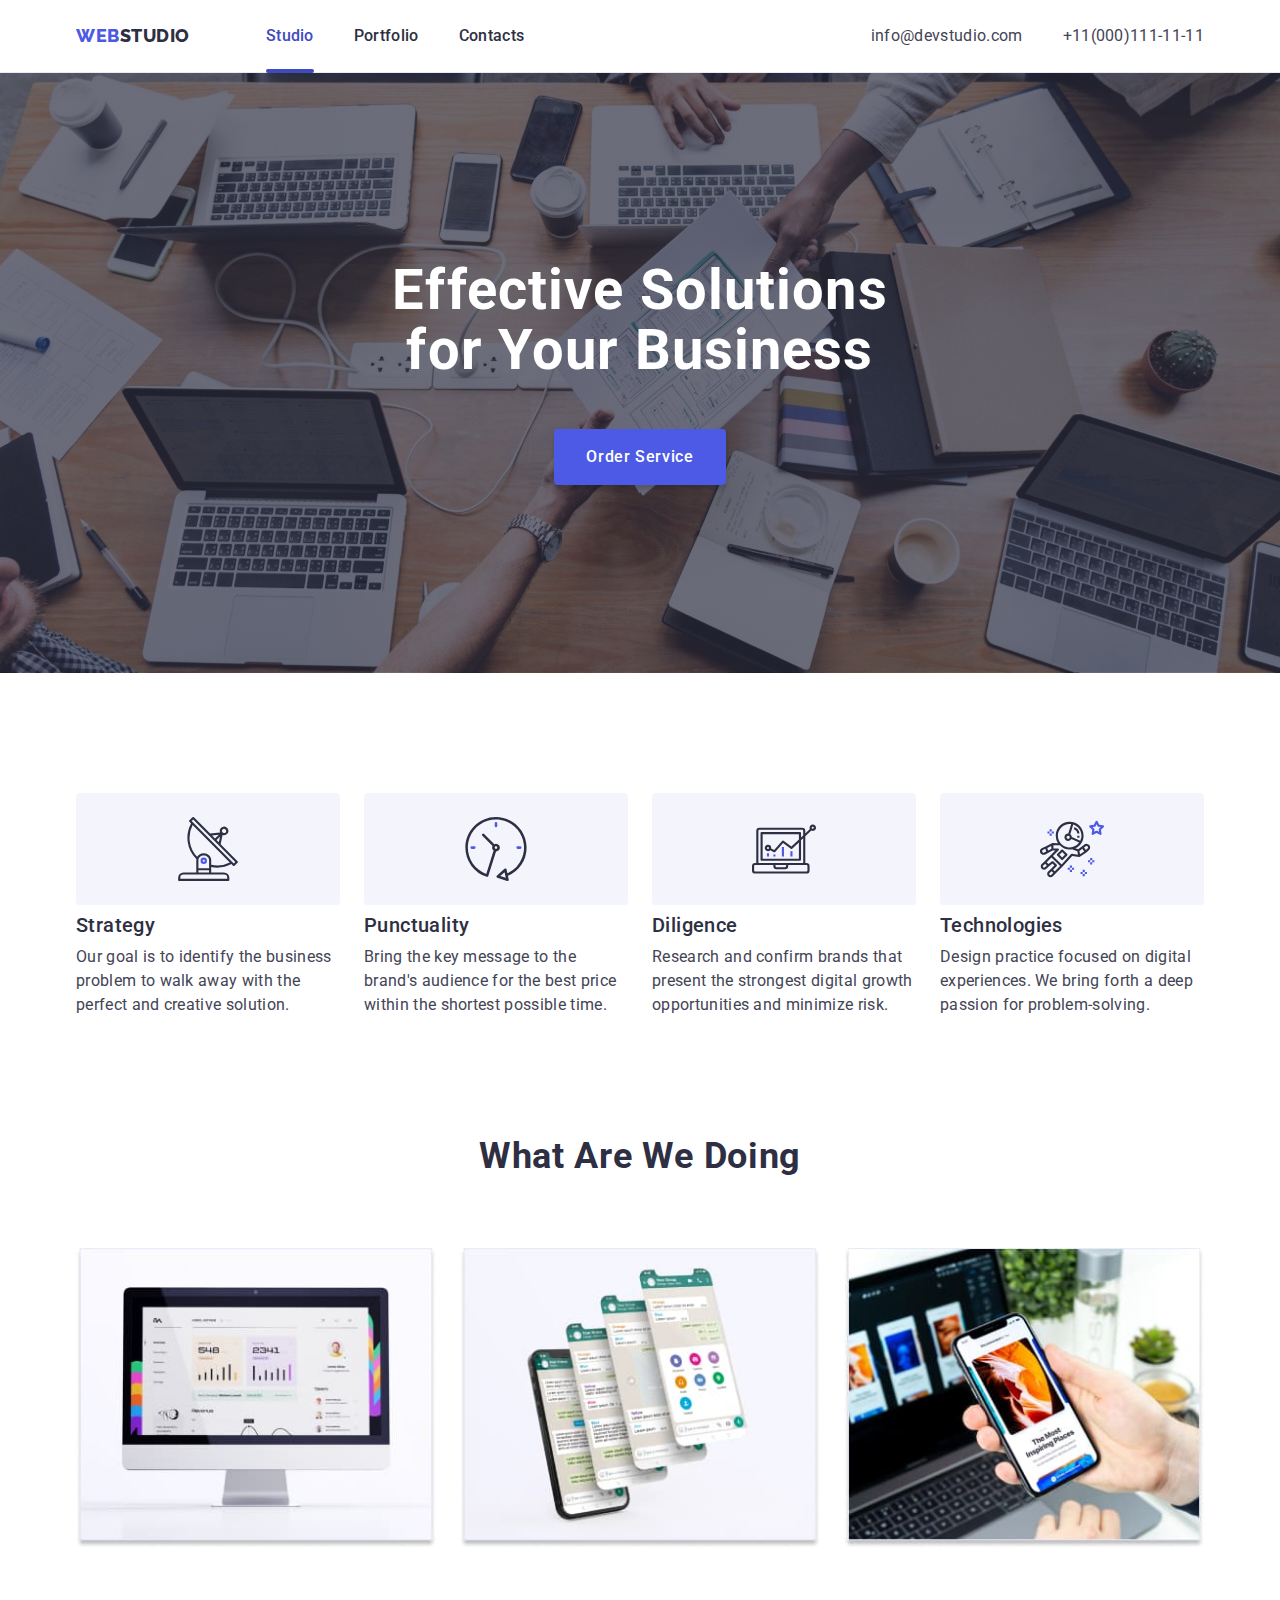
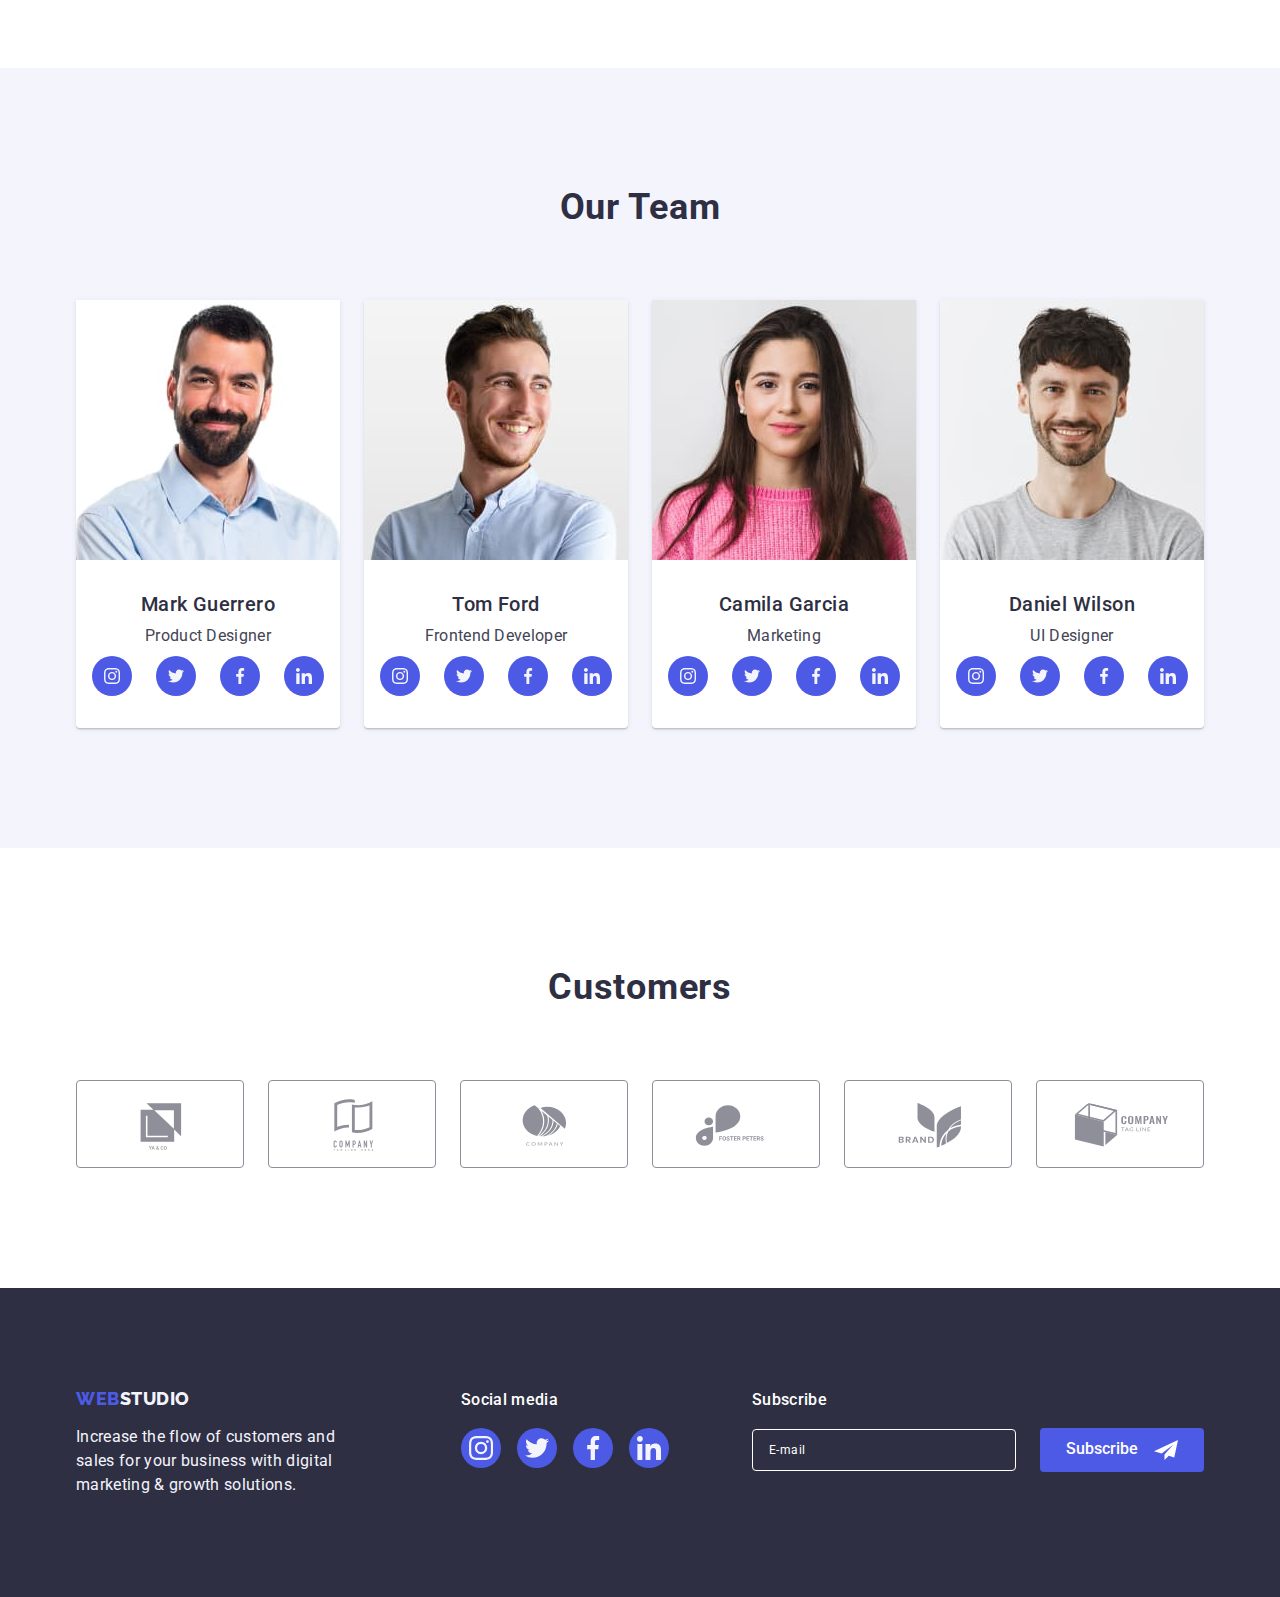
<file: index.html>
<!DOCTYPE html>
<html lang='en'>

<head>
	<meta charset='UTF-8'>
	<meta http-equiv='X-UA-Compatible' content='IE=edge'>
	<meta name='viewport' content='width=device-width, initial-scale=1.0'>
	<title>WebStudio</title>
	<link rel="preconnect" href="https://fonts.googleapis.com">
	<link rel="preconnect" href="https://fonts.gstatic.com" crossorigin>
	<link
		href="https://fonts.googleapis.com/css2?family=Raleway:wght@800&family=Roboto:wght@400;500;700;900&display=swap"
		rel="stylesheet">
	<link rel="stylesheet"
		href="https://cdn.jsdelivr.net/npm/modern-normalize@1.1.0/modern-normalize.min.css">
	<link rel='stylesheet' href='./css/styles.css'>
</head>

<body>
	<header class="header">
		<div class="container">
			<nav class="header-nav">
				<a href="./index.html" class="link link-styles">Web<span
						class="logo-accent">Studio</span></a>
				<ul class="list interactive list-styles">
					<li class="thickness"><a class="link current-static"
							href="./index.html">Studio</a>
					</li>
					<li class="thickness"><a class="link current-dynamic"
							href="./portfolio.html">Portfolio</a></li>
					<li class="thickness"><a class="link current-dynamic"
							href="">Contacts</a></li>
				</ul>
			</nav>
			<address class="address">
				<ul class="list interactive list-styles">
					<li><a class="link"
							href="mailto:info@devstudio.com">info@devstudio.com</a></li>
					<li><a class="link" href="tel:+110001111111">+11(000)111-11-11</a>
					</li>
				</ul>
			</address>
		</div>
	</header>


	<main>
		<section class="hero">
			<div class="container">
				<h1 class="title-hero">Effective Solutions for Your Business</h1>
				<button class="button-hero" type="button" data-modal-open>Order
					Service</button>
			</div>
		</section>


		<section class="features">
			<div class="container">
				<h2 class="section-title visually-hidden">Our features</h2>
				<ul class="list flex-list">
					<li class="features-item">
						<div class="features-svg-container">
							<svg class="icon" width="64" height="64">
								<use href="./images/icon.svg#antenna"></use>
							</svg>
						</div>
						<h3 class="heading thickness">Strategy</h3>
						<p class="text">
							Our goal is to identify the business problem to walk away with the
							perfect and creative solution.
						</p>
					</li>
					<li class="features-item">
						<div class="features-svg-container">
							<svg class="icon" width="64" height="64">
								<use href="./images/icon.svg#clock"></use>
							</svg>
						</div>
						<h3 class="heading thickness">Punctuality</h3>
						<p class="text">
							Bring the key message to the brand's audience for the best price
							within the shortest possible time.
						</p>
					</li>
					<li class="features-item">
						<div class="features-svg-container">
							<svg class="icon" width="64" height="64">
								<use href="./images/icon.svg#diagram"></use>
							</svg>
						</div>
						<h3 class="heading thickness">Diligence</h3>
						<p class="text">Research and confirm brands that present the
							strongest digital growth opportunities and minimize risk. </p>
					</li>
					<li class="features-item">
						<div class="features-svg-container">
							<svg class="icon" width="64" height="64">
								<use href="./images/icon.svg#astronaut"></use>
							</svg>
						</div>
						<h3 class="heading thickness">Technologies</h3>
						<p class="text">
							Design practice focused on digital experiences. We bring forth a
							deep passion for problem-solving.
						</p>
					</li>
				</ul>
			</div>
		</section>


		<section class="work section-geometry">
			<div class="container">
				<h2 class="section-title">What are we doing</h2>
				<ul class="list list-styles flex-list">
					<li class="work-item"><img src="./images/computer.jpg"
							alt="monitor with statistics" width="360" height="300">
					</li>
					<li class="work-item"><img src="./images/chat.jpg"
							alt="chat with messages on phone screen" width="360" height="300">
					</li>
					<li class="work-item"><img src="./images/iphone.jpg"
							alt="most inspiring places on phone screen" width="360"
							height="300">
					</li>
				</ul>
			</div>
		</section>

		<section class="team section-geometry">
			<div class="container">
				<h2 class="section-title">Our Team</h2>
				<ul class="list list-styles flex-list">
					<li class="team-item"><img src="./images/mark.jpg"
							alt="photo of Mark Guerrero" width="264" height="260">
						<div class="team-info">
							<h3 class="heading thickness">Mark Guerrero</h3>
							<p class="text">
								Product Designer
							</p>
							<ul class="list social-media">
								<li class="team-social-media"><a href=""
										class="links-container">
										<svg class="icon team-links" width="16" height="16">
											<use href="./images/icon.svg#instagram"></use>
										</svg>
									</a>
								</li>
								<li class="team-social-media"><a href=""
										class="links-container">
										<svg class="icon team-links" width="16" height="16">
											<use href="./images/icon.svg#twitter"></use>
										</svg>
									</a>
								</li>
								<li class="team-social-media"><a href=""
										class="links-container">
										<svg class="icon team-links" width="16" height="16">
											<use href="./images/icon.svg#facebook"></use>
										</svg>
									</a>
								</li>
								<li class="team-social-media"><a href=""
										class="links-container">
										<svg class="icon team-links" width="16" height="16">
											<use href="./images/icon.svg#linkedin"></use>
										</svg>
									</a>
								</li>
							</ul>
						</div>
					</li>
					<li class="team-item"><img src="./images/tom.jpg"
							alt="photo of Tom Ford" width="264" height="260">
						<div class="team-info">
							<h3 class="heading thickness">Tom Ford</h3>
							<p class="text">
								Frontend Developer
							</p>
							<ul class="list social-media">
								<li class="team-social-media"><a href=""
										class="links-container">
										<svg class="icon team-links" width="16" height="16">
											<use href="./images/icon.svg#instagram"></use>
										</svg>
									</a>
								</li>
								<li class="team-social-media"><a href=""
										class="links-container">
										<svg class="icon team-links" width="16" height="16">
											<use href="./images/icon.svg#twitter"></use>
										</svg>
									</a>
								</li>
								<li class="team-social-media"><a href=""
										class="links-container">
										<svg class="icon team-links" width="16" height="16">
											<use href="./images/icon.svg#facebook"></use>
										</svg>
									</a>
								</li>
								<li class="team-social-media"><a href=""
										class="links-container">
										<svg class="icon team-links" width="16" height="16">
											<use href="./images/icon.svg#linkedin"></use>
										</svg>
									</a>
								</li>
							</ul>
						</div>
					</li>
					<li class="team-item"><img src="./images/camila.jpg"
							alt="photo of Camila Garcia" width="264" height="260">
						<div class="team-info">
							<h3 class="heading thickness">Camila Garcia</h3>
							<p class="text">
								Marketing
							</p>
							<ul class="list social-media">
								<li class="team-social-media"><a href=""
										class="links-container">
										<svg class="icon team-links" width="16" height="16">
											<use href="./images/icon.svg#instagram"></use>
										</svg>
									</a>
								</li>
								<li class="team-social-media"><a href=""
										class="links-container">
										<svg class="icon team-links" width="16" height="16">
											<use href="./images/icon.svg#twitter"></use>
										</svg>
									</a>
								</li>
								<li class="team-social-media">
									<a href="" class="links-container">
										<svg class="icon team-links" width="16" height="16">
											<use href="./images/icon.svg#facebook"></use>
										</svg>
									</a>
								</li>
								<li class="team-social-media">
									<a href="" class="links-container">
										<svg class="icon team-links" width="16" height="16">
											<use href="./images/icon.svg#linkedin"></use>
										</svg>
									</a>
								</li>
							</ul>
						</div>
					</li>
					<li class="team-item"><img src="./images/daniel.jpg"
							alt="photo of Daniel Wilson" width="264" height="260">
						<div class="team-info">
							<h3 class="heading thickness">Daniel Wilson</h3>
							<p class="text">
								UI Designer
							</p>
							<ul class="list social-media">
								<li class="team-social-media"><a href=""
										class="links-container">
										<svg class="icon team-links" width="16" height="16">
											<use href="./images/icon.svg#instagram"></use>
										</svg>
									</a>
								</li>
								<li class="team-social-media"><a href=""
										class="links-container">
										<svg class="icon team-links" width="16" height="16">
											<use href="./images/icon.svg#twitter"></use>
										</svg>
									</a>
								</li>
								<li class="team-social-media"><a href=""
										class="links-container">
										<svg class="icon team-links" width="16" height="16">
											<use href="./images/icon.svg#facebook"></use>
										</svg>
									</a>
								</li>
								<li class="team-social-media"><a href=""
										class="links-container">
										<svg class="icon team-links" width="16" height="16">
											<use href="./images/icon.svg#linkedin"></use>
										</svg>
									</a>
								</li>
							</ul>
						</div>
					</li>
				</ul>
			</div>
		</section>

		<section class="customers section-geometry">
			<div class="container">
				<h2 class="section-title">Customers</h2>
				<ul class="customers-list list flex-list">
					<li class="customers-list-item">
						<a href="" class="customers-link">
							<svg class="icon" width="104" height="56">
								<use href="./images/icon.svg#logo1"></use>
							</svg>
						</a>
					</li>
					<li class="customers-list-item">
						<a href="" class="customers-link">
							<svg class="icon" width="104" height="56">
								<use href="./images/icon.svg#logo2"></use>
							</svg>
						</a>
					</li>
					<li class="customers-list-item">
						<a href="" class="customers-link">
							<svg class="icon" width="104" height="56">
								<use href="./images/icon.svg#logo3"></use>
							</svg>
						</a>
					</li>
					<li class="customers-list-item">
						<a href="" class="customers-link">
							<svg class="icon" width="104" height="56">
								<use href="./images/icon.svg#logo4"></use>
							</svg>
						</a>
					</li>
					<li class="customers-list-item">
						<a href="" class="customers-link">
							<svg class="icon" width="104" height="56">
								<use href="./images/icon.svg#logo5"></use>
							</svg>
						</a>
					</li>
					<li class="customers-list-item">
						<a href="" class="customers-link">
							<svg class="icon" width="104" height="56">
								<use href="./images/icon.svg#logo6"></use>
							</svg>
						</a>
					</li>
				</ul>
			</div>
		</section>
	</main>


	<footer class="footer">
		<div class="container">
			<div class="footer-info">
				<a href="./index.html" class="link link-styles footer-logo">Web<span
						class="logo-accent">Studio</span></a>
				<p class="text">
					Increase the flow of customers and sales for your business with
					digital
					marketing & growth solutions.
				</p>
			</div>
			<div class="footer-social-media">
				<p class="thickness footer-paragraph">Social media</p>
				<ul class="list footer-social-list">
					<li class="footer-social-media"><a href=""
							class="links-container links-container-footer">
							<svg class="icon links" width="24" height="24">
								<use href="./images/icon.svg#instagram"></use>
							</svg>
						</a></li>
					<li class="footer-social-media"><a href=""
							class="links-container links-container-footer">
							<svg class="icon links" width="24" height="24">
								<use href="./images/icon.svg#twitter"></use>
							</svg>
						</a></li>
					<li class="footer-social-media"><a href=""
							class="links-container links-container-footer">
							<svg class="icon links" width="24" height="24">
								<use href="./images/icon.svg#facebook"></use>
							</svg>
						</a></li>
					<li class="footer-social-media"><a href=""
							class="links-container links-container-footer">
							<svg class="icon links" width="24" height="24">
								<use href="./images/icon.svg#linkedin"></use>
							</svg>
						</a></li>
				</ul>
			</div>


			<div class="subscribe-wrapper">
				<strong class="thickness footer-paragraph">Subscribe</strong>
				<form action="#" class="footer-form ">
					<input type="email" class="subscribe-input" name="user_email"
						placeholder="E-mail" required>
					<button type="submit" class="footer-btn">Subscribe
						<svg class="footer-icon" width="24" height="24">
							<use href="./images/icon.svg#airplane"></use>
						</svg>
					</button>
				</form>
			</div>
		</div>
	</footer>


	<!-- is-hidden -->

	<div class="backdrop is-hidden" data-modal>
		<div class="modal">

			<button class="btn-close" data-modal-close>
				<svg class="close" width="8px" height="8px">
					<use href="./images/icon.svg#close"></use>
				</svg>
			</button>

			<strong class="modal-title">Leave your contacts and we will call you
				back</strong>
			<form class="modal-form js-speaker-form">
				<label >
					<span class="modal-label" >Name</span>
					<span class="modal-input-wrapper">
						<input class="modal-input" type="text" name="user_name" minlength="2" pattern="^[a-zA-Z]+$" required>
						<svg class="modal-input-svg" width="18" height="18">
							<use href="./images/icon.svg#person"></use>
						</svg>
					</span>
				</label>
				<label >
					<span class="modal-label" >Phone</span>
					<span class="modal-input-wrapper">
						<input class="modal-input" type="tel" name="user_phone" title="please type your number" pattern="^[ 0-9]+$" required>
						<svg class="modal-input-svg" width="18" height="24">
							<use href="./images/icon.svg#phone"></use>
						</svg>
					</span>
				</label>
				<label >
					<span class="modal-label" >Email</span>
					<span class="modal-input-wrapper">
						<input class="modal-input" type="email" name="user_email" required>
						<svg class="modal-input-svg" width="18" height="24">
							<use href="./images/icon.svg#email"></use>
						</svg>
					</span>
				</label>
				<label>
					<span class="modal-label">Comment</span>
					<textarea class="modal-textarea" name="user_comment"
						placeholder="Text input"></textarea></label>
				<label class="policy-label">
					<input type="checkbox" name="policy" class="policy visually-hidden">
					<span class="checkbox">
						<svg class="svg-on" width="10" height="8">
							<use href="./images/icon.svg#on"></use>
						</svg>
					</span>
					<span class="modal-label">I accept the terms and
						conditions of the&nbsp;<a href=""
							class="modal-link">PrivacyPolicy</a></span>
				</label>
				<button type="submit" class="modal-send-btn">Send</button>
			</form>
		</div>
	</div>



	<script src="./js/modal.js"></script>
</body>

</html>
</file>
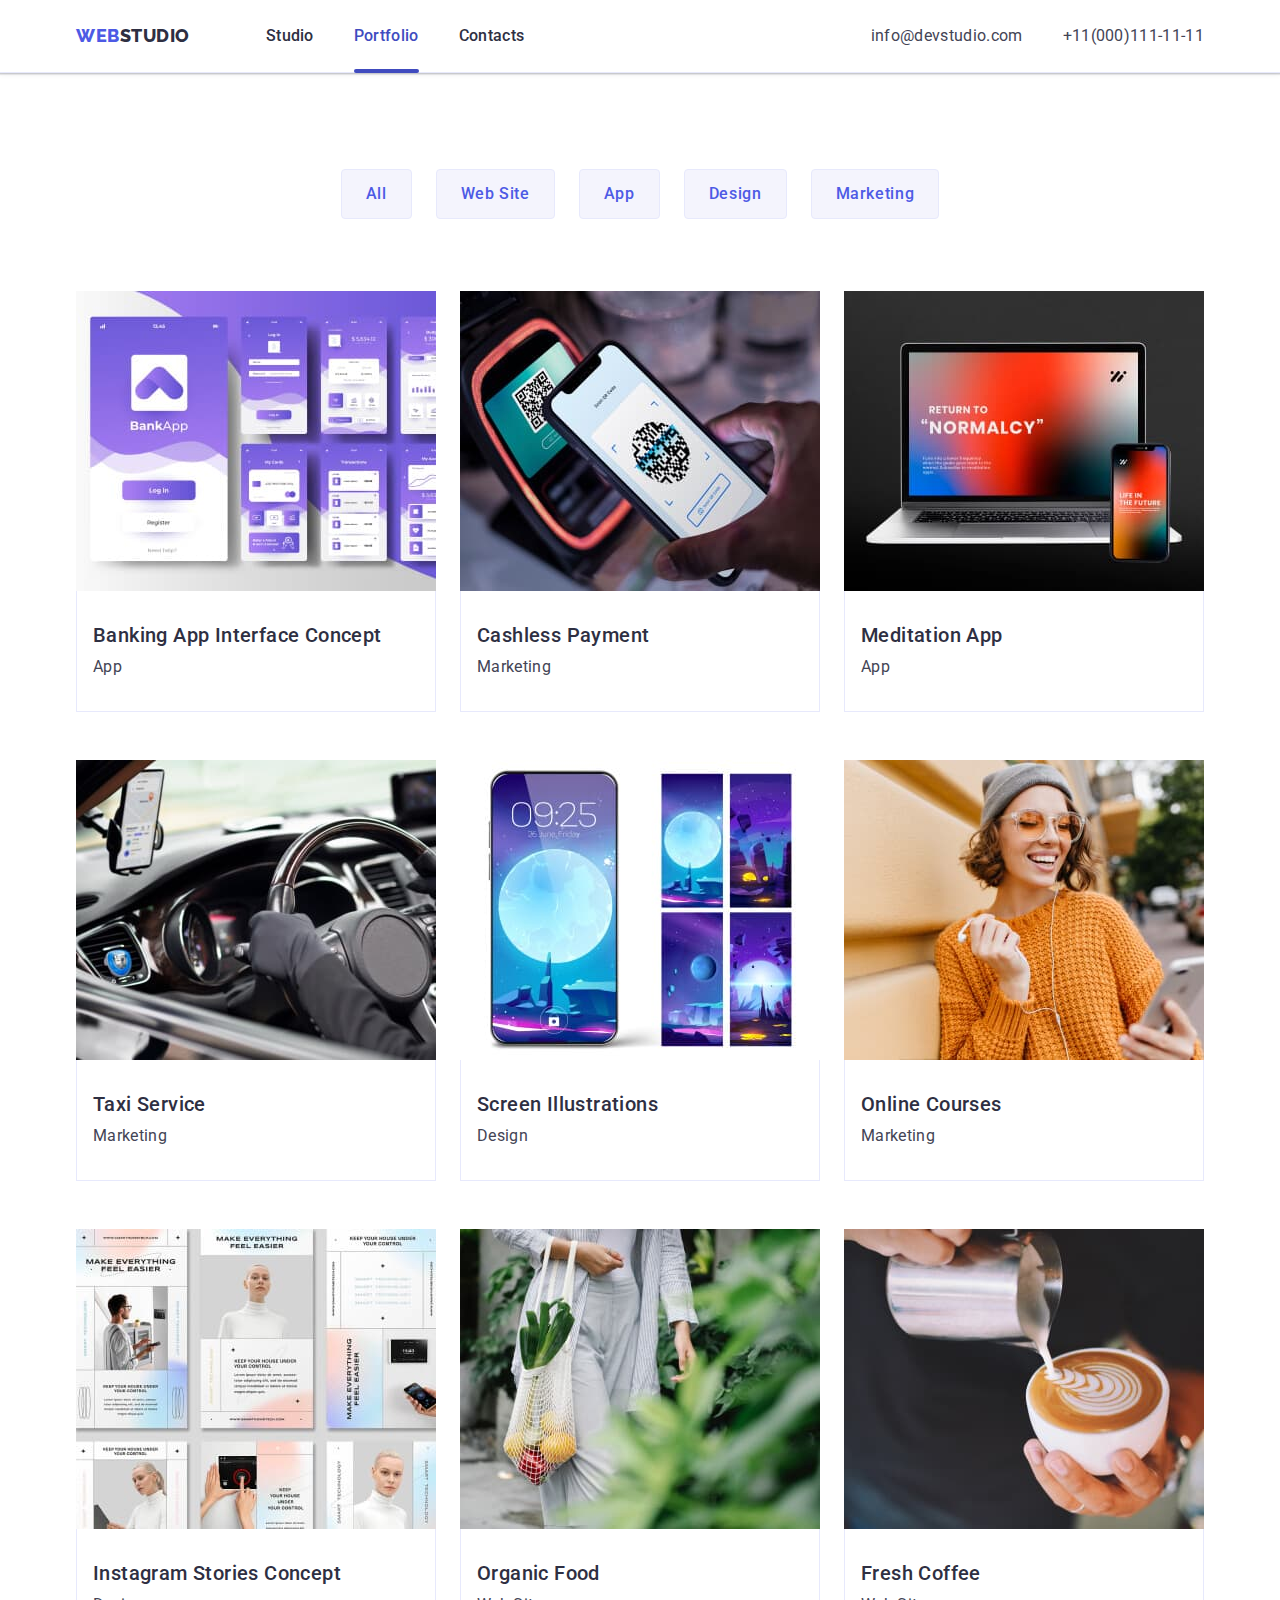
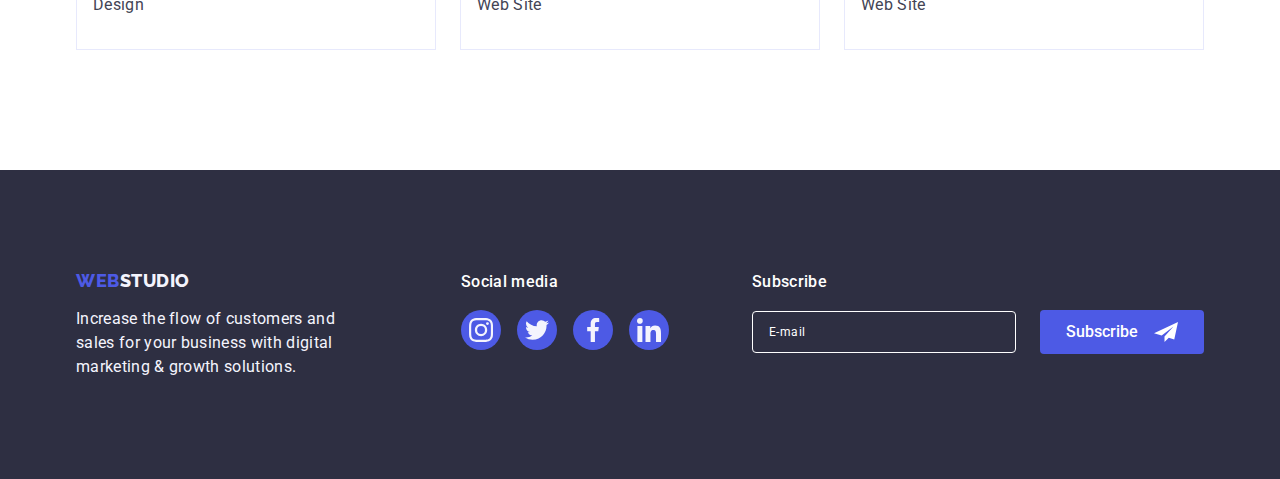
<file: portfolio.html>
<!DOCTYPE html>
<html lang='en'>

<head>
	<meta charset='UTF-8'>
	<meta http-equiv='X-UA-Compatible' content='IE=edge'>
	<meta name='viewport' content='width=device-width, initial-scale=1.0'>
	<title>Portfolio</title>
	<link rel="preconnect" href="https://fonts.googleapis.com">
	<link rel="preconnect" href="https://fonts.gstatic.com" crossorigin>
	<link
		href="https://fonts.googleapis.com/css2?family=Raleway:wght@800&family=Roboto:wght@400;500;700;900&display=swap"
		rel="stylesheet">
	<link rel="stylesheet"
		href="https://cdn.jsdelivr.net/npm/modern-normalize@1.1.0/modern-normalize.min.css">
	<link rel='stylesheet' href='./css/styles.css'>
</head>

<body>
	<header class="header">
		<div class="container">
			<nav class="header-nav">
				<a href="./index.html" class="link link-styles">Web<span
						class="logo-accent">Studio</span></a>
				<ul class="list interactive list-styles">
					<li class="thickness"><a class="link current-dynamic"
							href="./index.html">Studio</a>
					</li>
					<li class="thickness"><a class="link current-static"
							href="./portfolio.html">Portfolio</a></li>
					<li class="thickness"><a class="link current-dynamic"
							href="">Contacts</a></li>
				</ul>
			</nav>
			<address class="address">
				<ul class="list interactive list-styles">
					<li><a class="link"
							href="mailto:info@devstudio.com">info@devstudio.com</a></li>
					<li><a class="link" href="tel:+110001111111">+11(000)111-11-11</a>
					</li>
				</ul>
			</address>
		</div>
	</header>


	<main>
		<section class="portfolio">
			<div class="container">
				<h1 class="visually-hidden">Our work`s</h1>
				<ul class="list list-styles flex-list porfolio-buttons">
					<li><button type="button" class="button btn thickness">All</button>
					</li>
					<li>
						<button type="button" class="button btn thickness">
							Web Site
						</button>
					</li>
					<li>
						<button type="button" class="button btn thickness">
							App
						</button>
					</li>
					<li>
						<button type="button" class="button btn thickness">
							Design
						</button>
					</li>
					<li>
						<button type="button" class="button btn thickness">
							Marketing
						</button>
					</li>
				</ul>
				<ul class="list list-styles flex-list portfolio-list">
					<li class="item-list portfolio-items">
						<a class="link portfolio-item-link" href="">
							<div class="thumb">
								<img src="./images/portfolio-img/application.jpg"
									alt="application concept" width="360" height="300">
								<div class="overlay">
									<p class="ovarlay-text">
										14 Stylish and User-Friendly App Design Concepts · Task
										Manager App · Calorie
										Tracker App · Exotic Fruit Ecommerce App · Cloud Storage App
									</p>
								</div>
							</div>
							<div class="item-text">
								<h2 class="heading thickness">Banking App Interface Concept</h2>
								<p class="text">App</p>
							</div>
						</a>
					</li>
					<li class="item-list portfolio-items">
						<a class="link portfolio-item-link" href="">
							<div class="thumb">
								<img src="./images/portfolio-img/nfc.jpg" alt="cashless payment"
									width="360" height="300">
								<div class="overlay">
									<p class="ovarlay-text">
										14 Stylish and User-Friendly App Design Concepts · Task
										Manager App · Calorie
										Tracker App · Exotic Fruit Ecommerce App · Cloud Storage App
									</p>
								</div>
							</div>

							<div class="item-text">
								<h2 class="heading thickness">Cashless Payment</h2>
								<p class="text">Marketing</p>
							</div>
						</a>
					</li>
					<li class="item-list portfolio-items">
						<a class="link portfolio-item-link" href="">
							<div class="thumb">
								<img src="./images/portfolio-img/laptop.jpg"
									alt="laptop wiht iphone" width="360" height="300">
								<div class="overlay">
									<p class="ovarlay-text">
										14 Stylish and User-Friendly App Design Concepts · Task
										Manager App · Calorie
										Tracker App · Exotic Fruit Ecommerce App · Cloud Storage App
									</p>
								</div>
							</div>
							<div class="item-text">
								<h2 class="heading thickness">Meditation App</h2>
								<p class="text">App</p>
							</div>
						</a>
					</li>
					<li class="item-list portfolio-items">
						<a class="link portfolio-item-link" href="">


							<div class="thumb">
								<img src="./images/portfolio-img/taxi.jpg"
									alt="the driver behind the wheel" width="360" height="300">
								<div class="overlay">
									<p class="ovarlay-text">
										14 Stylish and User-Friendly App Design Concepts · Task
										Manager App · Calorie
										Tracker App · Exotic Fruit Ecommerce App · Cloud Storage App
									</p>
								</div>
							</div>
							<div class="item-text">
								<h2 class="heading thickness">Taxi Service</h2>
								<p class="text">Marketing</p>
							</div>
						</a>
					</li>
					<li class="item-list portfolio-items">
						<a class="link portfolio-item-link" href="">

							<div class="thumb">
								<img src="./images/portfolio-img/screen.jpg"
									alt="screen illustration" width="360" height="300">
								<div class="overlay">
									<p class="ovarlay-text">
										14 Stylish and User-Friendly App Design Concepts · Task
										Manager App · Calorie
										Tracker App · Exotic Fruit Ecommerce App · Cloud Storage App
									</p>
								</div>
							</div>
							<div class="item-text">
								<h2 class="heading thickness">Screen Illustrations</h2>
								<p class="text">Design</p>
							</div>
						</a>
					</li>
					<li class="item-list portfolio-items">
						<a class="link portfolio-item-link" href="">


							<div class="thumb">
								<img src="./images/portfolio-img/woman.jpg"
									alt="girl listen music" width="360" height="300">
								<div class="overlay">
									<p class="ovarlay-text">
										14 Stylish and User-Friendly App Design Concepts · Task
										Manager App · Calorie
										Tracker App · Exotic Fruit Ecommerce App · Cloud Storage App
									</p>
								</div>
							</div>
							<div class="item-text">
								<h2 class="heading thickness">Online Courses</h2>
								<p class="text">Marketing</p>
							</div>
						</a>
					</li>
					<li class="item-list portfolio-items">
						<a class="link portfolio-item-link" href="">


							<div class="thumb">
								<img src="./images/portfolio-img/instagram-concept.jpg"
									alt="instagram stories concept" width="360" height="300">
								<div class="overlay">
									<p class="ovarlay-text">
										14 Stylish and User-Friendly App Design Concepts · Task
										Manager App · Calorie
										Tracker App · Exotic Fruit Ecommerce App · Cloud Storage App
									</p>
								</div>
							</div>
							<div class="item-text">
								<h2 class="heading thickness">Instagram Stories Concept</h2>
								<p class="text">Design</p>
							</div>
						</a>
					</li>
					<li class="item-list portfolio-items">
						<a class="link portfolio-item-link" href="">


							<div class="thumb">
								<img src="./images/portfolio-img/organic-food.jpg"
									alt="a woman carries groceries" width="360" height="300">
								<div class="overlay">
									<p class="ovarlay-text">
										14 Stylish and User-Friendly App Design Concepts · Task
										Manager App · Calorie
										Tracker App · Exotic Fruit Ecommerce App · Cloud Storage App
									</p>
								</div>
							</div>
							<div class="item-text">
								<h2 class="heading thickness">Organic Food</h2>
								<p class="text">Web Site</p>
							</div>
						</a>
					</li>
					<li class="item-list portfolio-items">
						<a class="link portfolio-item-link" href="">


							<div class="thumb">
								<img src="./images/portfolio-img/coffee.jpg"
									alt="The barista makes coffee" width="360" height="300">
								<div class="overlay">
									<p class="ovarlay-text">
										14 Stylish and User-Friendly App Design Concepts · Task
										Manager App · Calorie
										Tracker App · Exotic Fruit Ecommerce App · Cloud Storage App
									</p>
								</div>
							</div>
							<div class="item-text">
								<h2 class="heading thickness">Fresh Coffee</h2>
								<p class="text">Web Site</p>
							</div>
						</a>
					</li>
				</ul>
			</div>
		</section>

	</main>


	<footer class="footer">
		<div class="container">
			<div class="footer-info">
				<a href="./index.html" class="link link-styles footer-logo">Web<span
						class="logo-accent">Studio</span></a>
				<p class="text">
					Increase the flow of customers and sales for your business with
					digital
					marketing & growth solutions.
				</p>
			</div>
			<div class="footer-social-media">
				<p class="thickness footer-paragraph">Social media</p>
				<ul class="list footer-social-list">
					<li class="footer-social-media"><a href=""
							class="links-container links-container-footer">
							<svg class="icon links" width="24" height="24">
								<use href="./images/icon.svg#instagram"></use>
							</svg>
						</a></li>
					<li class="footer-social-media"><a href=""
							class="links-container links-container-footer">
							<svg class="icon links" width="24" height="24">
								<use href="./images/icon.svg#twitter"></use>
							</svg>
						</a></li>
					<li class="footer-social-media"><a href=""
							class="links-container links-container-footer">
							<svg class="icon links" width="24" height="24">
								<use href="./images/icon.svg#facebook"></use>
							</svg>
						</a></li>
					<li class="footer-social-media"><a href=""
							class="links-container links-container-footer">
							<svg class="icon links" width="24" height="24">
								<use href="./images/icon.svg#linkedin"></use>
							</svg>
						</a></li>
				</ul>
			</div>


			<div class="subscribe-wrapper">
				<strong class="thickness footer-paragraph">Subscribe</strong>
				<form action="#" class="footer-form ">
					<input type="email" class="subscribe-input" name="user_email"
						placeholder="E-mail" required>
					<button type="submit" class="footer-btn">Subscribe
						<svg class="footer-icon" width="24" height="24">
							<use href="./images/icon.svg#airplane"></use>
						</svg>
					</button>
				</form>
			</div>
		</div>
	</footer>
</body>

</html>
</file>
<file: css/styles.css>
:root {
	--white-background: #ffffff;
	--primary-brand: #4d5ae5;
	--text: #434455;
	--dark: #2e2f42;
	--light: #f4f4fd;
	--pressed-state: #404bbf;
	--cornflower: #e7e9fc;
	--light-slate: #8e8f99;
	--modal-background: #fcfcfc;
}

body {
	font-family: "Roboto", sans-serif;
	color: var(--text);
	background-color: var(--white-background);
}
html {
	box-sizing: border-box;
}

*,
*::before,
*::after {
	box-sizing: inherit;
}

/* ================================================-_(standardization)_-================================================ */
button {
	cursor: pointer;
	font-family: inherit;
	color: currentColor;
}
.link {
	text-decoration: none;
	color: currentColor;
}
.list {
	list-style: none;
	color: --text;
	font-size: 16px;
	line-height: 1.5;
	letter-spacing: 0.02em;

	padding: 0;
	margin: 0;
}
img {
	display: block;
	max-width: 100%;
}
h1,
h2,
h3,
h4,
h5,
h6,
p {
	margin: 0;
}
.visually-hidden {
	position: absolute;
	width: 1px;
	height: 1px;
	margin: -1px;
	border: 0;
	padding: 0;
	white-space: nowrap;
	clip-path: inset(100%);
	clip: rect(0 0 0 0);
	overflow: hidden;
}
/* ================================================-_(/standardization)_-=============================================== */

/* ================================================-_(header)_-================================================ */
header {
	border-bottom: 1px solid #e7e9fc;
	box-shadow: 0px 2px 1px rgba(46, 47, 66, 0.08), 0px 1px 1px rgba(46, 47, 66, 0.16), 0px 1px 6px rgba(46, 47, 66, 0.08);
}
.header-nav {
	align-items: center;
}
.link-styles {
	color: var(--primary-brand);
	font-family: "Raleway", sans-serif;
	font-weight: 800;
	font-size: 18px;
	line-height: 1.17;
	text-transform: uppercase;
	letter-spacing: 0.03em;
}
header a {
	display: block;
	padding: 24px 0;
}
nav > a {
	margin-right: 76px;
}

header > .container {
	display: flex;
}
.container > nav {
	display: flex;
}
header .list-styles {
	gap: 40px;
}
.list a {
	color: var(--dark);
}
.logo-accent {
	color: var(--dark);
}
address .link {
	color: var(--text);
}
.list a:hover,
.list a:focus {
	color: var(--pressed-state);
}
.list .active {
	color: var(--pressed-state);
}
.address {
	font-style: normal;
	margin-left: auto;
}

.list-styles {
	font-size: 16px;
	line-height: 1.5;
	letter-spacing: 0.02em;
	list-style: none;
	display: flex;
}
.interactive a {
	transition: color cubic-bezier(0.4, 0, 0.2, 1) 250ms;
}
.interactive a:hover,
.interactive a:focus {
	color: var(--pressed-state);
}
.link.current-static {
	color: var(--pressed-state);
}

.current-static::after {
	content: "";
	display: block;
	width: 100%;
	height: 4px;

	border-radius: 2px;
	background-color: var(--pressed-state);

	position: absolute;
	left: 0;
	bottom: -1px;
}
li.thickness {
	position: relative;
}
.current-dynamic::after {
	content: "";
	display: block;
	width: 100%;
	height: 4px;

	border-radius: 2px;
	background-color: var(--pressed-state);

	position: absolute;
	left: 0;
	bottom: -1px;
	transform: scale(0);

	transition: transform cubic-bezier(0.4, 0, 0.2, 1) 250ms;
}
.current-dynamic:hover.current-dynamic::after,
.current-dynamic:focus.current-dynamic::after {
	content: "";
	transform: scale(1);
}
/* ================================================-_(/header)_-=============================================== */

/* ================================================-_(common-styles)_-================================================ */
.container {
	width: 1158px;
	padding: 0 15px;
	margin: 0 auto;
	align-items: center;
}
.thickness {
	font-weight: 500;
}
.text {
	font-size: 16px;
	line-height: 1.5;
	letter-spacing: 0.02em;
	color: var(--text);
}
.section-title {
	font-size: 36px;
	line-height: 1.1;
	letter-spacing: 0.02em;
	text-transform: capitalize;
	text-align: center;
	color: var(--dark);

	margin-bottom: 72px;
}
.flex-list {
	display: flex;
	flex-wrap: wrap;
	gap: 24px;
}

.heading {
	font-size: 20px;
	line-height: 1.2;
	letter-spacing: 0.02em;
	color: var(--dark);

	margin-bottom: 8px;
}
.section-geometry {
	padding: 120px 0;
}

/* ================================================-_(/common-styles)_-=============================================== */

/* ================================================-_(main)_-================================================ */

/* ================================================-_(hero)_-================================================ */
.hero {
	background-color: var(--dark);
	background-image: linear-gradient(rgba(46, 47, 66, 0.7), rgba(46, 47, 66, 0.7)), url("../images/hero-bg.jpg");
	background-repeat: no-repeat;
	background-size: cover;
	background-position: center;
	max-width: 1440px;
	margin: 0 auto;
}

.title-hero {
	color: var(--white-background);
	font-size: 56px;
	line-height: 1.07;
	letter-spacing: 0.02em;
	margin: 0 auto;
	text-align: center;

	max-width: 496px;
	margin-bottom: 48px;
}
.button-hero {
	color: var(--white-background);
	background: var(--primary-brand);
	font-size: 16px;
	line-height: 1.5;
	letter-spacing: 0.04em;
	font-weight: 500;

	min-width: 169px;
	height: 56px;
	display: block;
	margin: 0 auto;
	padding: 16px 32px;
	border: none;
	box-shadow: 0px 4px 4px rgba(0, 0, 0, 0.15);
	border-radius: 4px;
	transition: background-color cubic-bezier(0.4, 0, 0.2, 1) 250ms;
}
.hero {
	padding: 188px 0px;
}
.button-hero:hover,
.button-hero:focus {
	background-color: var(--pressed-state);
}
/* ================================================-_(/hero)_-=============================================== */

/* ================================================-_(features)_-================================================ */
.features-svg-container {
	background-color: var(--light);
	border-radius: 4px;
	min-height: 112px;
	display: flex;
	align-items: center;
	justify-content: center;
	margin-bottom: 8px;
}
.features {
	padding: 120px 0;
}
.features-item {
	flex-basis: calc((100% - 3 * 24px) / 4);
}
/* ================================================-_(/features)_-=============================================== */

/* ================================================-_(Work)_-================================================ */
.work {
	padding-top: 0;
}
.work-item {
	flex-basis: calc((100% - 2 * 24px) / 3);
}
/* ================================================-_(/Work)_-=============================================== */
/* ================================================-_(Team)_-================================================ */
.team-info {
	text-align: center;
	padding: 32px 0;
	border-radius: 0px 0px 4px 4px;
}
.team {
	background-color: var(--light);
}
.team-item {
	background-color: var(--white-background);
	box-shadow: 0px 1px 6px rgba(46, 47, 66, 0.08), 0px 1px 1px rgba(46, 47, 66, 0.16), 0px 2px 1px rgba(46, 47, 66, 0.08);
	border-radius: 0px 0px 4px 4px;

	flex-basis: calc((100% - 3 * 24px) / 4);
}
.team-social-media {
	width: 40px;
	height: 40px;
}
.links-container {
	fill: var(--light);
	border-radius: 50%;
	display: flex;
	align-items: center;
	justify-content: center;
	background-color: var(--primary-brand);
	height: 100%;
	width: 100%;
	transition: background-color cubic-bezier(0.4, 0, 0.2, 1) 250ms;
}
.links-container:hover,
.links-container:focus {
	background-color: var(--pressed-state);
}
.social-media {
	margin-top: 8px;
	display: flex;
	justify-content: center;
	gap: 24px;
}

/* ================================================-_(/Team)_-=============================================== */

/* ================================================-_(customers)_-================================================ */
.customers-link {
	border: 1px solid var(--light-slate);
	border-radius: 4px;
	display: flex;
	justify-content: center;
	align-items: center;
	padding: 16px 32px;
	height: 100%;
	width: 100%;
}
.list a.customers-link:focus,
.list a.customers-link:hover {
	border: 1px solid var(--pressed-state);
	color: #404bbf;
}
.list a.customers-link {
	color: var(--light-slate);
	transition: border cubic-bezier(0.4, 0, 0.2, 1) 250ms, color cubic-bezier(0.4, 0, 0.2, 1) 250ms;
}
.customers .icon {
	fill: currentColor;
}
.customers-list-item {
	width: calc((100% - 120px) / 6);
	height: 88px;
}

/* ================================================-_(/customers)_-=============================================== */
/* ================================================-_(/main)_-=============================================== */

/* ================================================-_(portfolio)_-================================================ */
.portfolio {
	padding: 96px 0px 120px;
}
.button {
	font-size: 16px;
	line-height: 1.5;
	letter-spacing: 0.04em;
	color: var(--primary-brand);
	background-color: var(--light);

	border: 1px solid #e7e9fc;
	border-radius: 4px;
	padding: 12px 24px;

	transition: background-color cubic-bezier(0.4, 0, 0.2, 1) 250ms, color cubic-bezier(0.4, 0, 0.2, 1) 250ms,
		border cubic-bezier(0.4, 0, 0.2, 1) 250ms, box-shadow cubic-bezier(0.4, 0, 0.2, 1) 250ms;
}
.button:hover,
.button:focus {
	background-color: var(--pressed-state);
	color: var(--white-background);
	border: 1px solid transparent;
	box-shadow: 0px 3px 1px rgba(0, 0, 0, 0.1), 0px 2px 1px rgba(0, 0, 0, 0.08), 0px 2px 2px rgba(0, 0, 0, 0.12);
}
.porfolio-buttons {
	justify-content: center;
	margin-bottom: 72px;
}
.portfolio-items {
	flex-basis: calc((100% - 2 * 24px) / 3);
}
.portfolio-item-link {
	display: block;
	transition: box-shadow cubic-bezier(0.4, 0, 0.2, 1) 250ms;
}
.portfolio-item-link:hover,
.portfolio-item-link:focus {
	box-shadow: 0px 1px 6px rgba(46, 47, 66, 0.08), 0px 1px 1px rgba(46, 47, 66, 0.16), 0px 2px 1px rgba(46, 47, 66, 0.08);
}
.portfolio-list {
	row-gap: 48px;
}
.item-text {
	padding: 32px 16px;
	border: 1px solid #e7e9fc;
	border-top: none;
}
.thumb {
	position: relative;
	overflow: hidden;
}
.overlay {
	position: absolute;
	top: 0;
	left: 0;
	width: 100%;
	height: 100%;
	background: var(--primary-brand);
	padding: 40px 32px;
	transform: translatey(100%);
	transition: transform cubic-bezier(0.4, 0, 0.2, 1) 250ms;
}
.ovarlay-text {
	color: var(--light);
	width: 296px;
}

.portfolio-item-link:hover .overlay,
.portfolio-item-link:focus .overlay {
	transform: translatey(0);
}

/* ================================================-_(/portfolio)_-=============================================== */

/* ================================================-_(footer)_-================================================ */
.footer {
	background-color: var(--dark);
	padding: 100px 0;
}
.footer p {
	width: 265px;
}
.footer-info {
	margin-right: 120px;
}
.footer-logo {
	margin-bottom: 16px;
	display: inline-block;
}
.footer .logo-accent,
.footer .text {
	color: var(--light);
}
.footer-paragraph {
	font-size: 16px;
	line-height: 1.5;
	letter-spacing: 0.02em;
	color: var(--white-background);

	margin-bottom: 16px;
}
.footer .container {
	display: flex;
	align-items: baseline;
}
.links-container-footer {
	padding: 8px;

	height: 100%;
	width: 100%;

	transition: background-color cubic-bezier(0.4, 0, 0.2, 1) 250ms;
}
.footer-social-list {
	display: flex;
	gap: 16px;
}
.links-container-footer:hover,
.links-container-footer:focus {
	background-color: #31d0aa;
}

.subscribe-wrapper {
	margin-left: auto;
}
strong.footer-paragraph {
	margin-bottom: 16px;
	display: block;
}
.footer-form {
	display: flex;
	gap: 24px;
	align-items: center;
}

.subscribe-input {
	border: 1px solid #fff;
	border-radius: 4px;
	padding: 8px 16px;
	width: 264px;

	color: #ffffff;
	font-size: 12px;
	line-height: 2;
	letter-spacing: 0.04em;

	background-color: transparent;
	outline: none;
}
.subscribe-input::placeholder {
	color: #ffffff;
	font-size: 12px;
	line-height: 2;
	letter-spacing: 0.04em;
}

.footer-btn {
	color: #fff;
	fill: currentColor;
	font-weight: 500;

	background-color: var(--primary-brand);
	border-color: transparent;
	border-radius: 4px;

	display: inline-flex;
	align-items: center;
	padding: 8px 24px;
	gap: 16px;

	transition: background-color cubic-bezier(0.4, 0, 0.2, 1) 250ms;
}
.footer-btn:hover,
.footer-btn:focus {
	background-color: var(--pressed-state);
}
.footer-icon {
}

/* ================================================-_(/footer)_-=============================================== */
/* ================================================-_(backdrop)_-================================================ */
.backdrop {
	position: fixed;
	top: 0;
	left: 0;
	z-index: 100;

	width: 100%;
	height: 100%;

	background: rgba(46, 47, 66, 0.4);

	pointer-events: initial;

	opacity: 1;

	transition: opacity 250ms cubic-bezier(0.4, 0, 0.2, 1), visibility 250ms cubic-bezier(0.4, 0, 0.2, 1);
}
.is-hidden {
	opacity: 0;
	visibility: hidden;
	pointer-events: none;
}
.backdrop.is-hidden .modal {
	transform: translate(-50%, -50%) scale(0.5);
}
.modal {
	position: absolute;
	top: 50%;
	left: 50%;
	padding: 70px 24px 26px;

	min-width: 408px;
	min-height: 576px;

	background: var(--modal-background);
	border-radius: 4px;
	box-shadow: 0px 1px 1px rgba(0, 0, 0, 0.14), 0px 1px 3px rgba(0, 0, 0, 0.12), 0px 2px 1px rgba(0, 0, 0, 0.2);

	transform: translate(-50%, -50%) scale(1);

	transition: transform 250ms cubic-bezier(0.4, 0, 0.2, 1);
}

.btn-close {
	display: inline-flex;
	padding: 8px;

	position: absolute;
	top: 23px;
	right: 24px;

	border-radius: 50%;
	background-color: var(--cornflower);
	border: 1px solid rgba(0, 0, 0, 0.1);
	fill: var(--dark);

	transition: background-color 250ms cubic-bezier(0.4, 0, 0.2, 1), fill 250ms cubic-bezier(0.4, 0, 0.2, 1);
}
.btn-close:hover,
.btn-close:focus {
	background-color: var(--pressed-state);
	fill: var(--white-background);
}

.modal-title {
	font-weight: 500;
	font-size: 16px;
	line-height: 1.5;
	text-align: center;
	letter-spacing: 0.02em;
	color: var(--dark);

	display: block;
	margin-bottom: 16px;
}
.modal-label {
	font-size: 12px;
	line-height: 1.16;
	letter-spacing: 0.01em;
	color: var(--light-slate);
	margin-bottom: 4px;

	display: block;
}
.modal-input-wrapper {
	position: relative;
	display: block;

	margin-bottom: 8px;
}
.modal-input {
	width: 100%;
	height: 40px;

	border: 1px solid rgba(46, 47, 66, 0.4);
	border-radius: 4px;
	padding-left: 38px;
	outline: none;

	font-size: 12px;
	line-height: 1.16;
	color: rgba(46, 47, 66, 1);

	transition: border 250ms cubic-bezier(0.4, 0, 0.2, 1);
}
.modal-input:focus {
	border: 1px solid var(--pressed-state);
}
.modal-input:focus + .modal-input-svg {
	fill: var(--pressed-state);
}

.modal-input-svg {
	position: absolute;
	top: 50%;
	left: 16px;

	fill: var(--dark);

	transform: translatey(-50%);

	transition: fill 250ms cubic-bezier(0.4, 0, 0.2, 1);
}

.modal-textarea {
	width: 100%;
	display: block;
	height: 120px;

	resize: none;
	outline: none;
	border: 1px solid rgba(46, 47, 66, 0.4);
	border-radius: 4px;
	padding: 8px 16px;
	margin-bottom: 16px;

	font-size: 12px;
	line-height: 1.16;
	color: rgba(46, 47, 66, 1);

	transition: border 250ms cubic-bezier(0.4, 0, 0.2, 1);
}
.modal-textarea:focus {
	border: 1px solid var(--pressed-state);
}
.modal-textarea::placeholder {
	font-size: 12px;
	line-height: 1.16;
	letter-spacing: 0.04em;
	color: rgba(46, 47, 66, 0.4);
}
.modal-link {
	color: var(--primary-brand);

	transition: color 250ms cubic-bezier(0.4, 0, 0.2, 1);
}
.modal-link:hover,
.modal-link:focus {
	color: var(--pressed-state);
}
.checkbox {
	display: inline-flex;
	height: 16px;
	width: 16px;

	border: 1px solid rgba(46, 47, 66, 0.4);
	border-radius: 2px;
	fill: transparent;

	justify-content: center;
	align-items: center;
	margin-right: 8px;

	transition: background-color 250ms cubic-bezier(0.4, 0, 0.2, 1), fill 250ms cubic-bezier(0.4, 0, 0.2, 1);
}
.checkbox:hover {
	cursor: pointer;
}
.policy-label {
	display: flex;
	align-items: center;
}

.policy:checked + .checkbox {
	background-color: var(--pressed-state);
	border: 1px solid transparent;
	fill: var(--light);
}
.policy:focus-visible + .checkbox {
	outline: solid currentColor;
}


.policy-label .modal-label {
	margin-bottom: 0;
}
.modal-send-btn {
	display: block;
	width: 169px;
	height: 56px;
	text-align: center;

	font-weight: 500;
	font-size: 16px;
	line-height: 1.5;
	letter-spacing: 0.04em;
	color: #ffffff;

	background: var(--primary-brand);
	box-shadow: 0px 4px 4px rgba(0, 0, 0, 0.15);
	border: 1px solid transparent;
	border-radius: 4px;
	padding: 16px 32px;
	margin: 24px auto 0;

	transition: background-color 250ms cubic-bezier(0.4, 0, 0.2, 1);
}

.modal-send-btn:hover,
.modal-send-btn:focus {
	background-color: var(--pressed-state);
}


/* ================================================-_(/backdrop)_-=============================================== */
</file>
